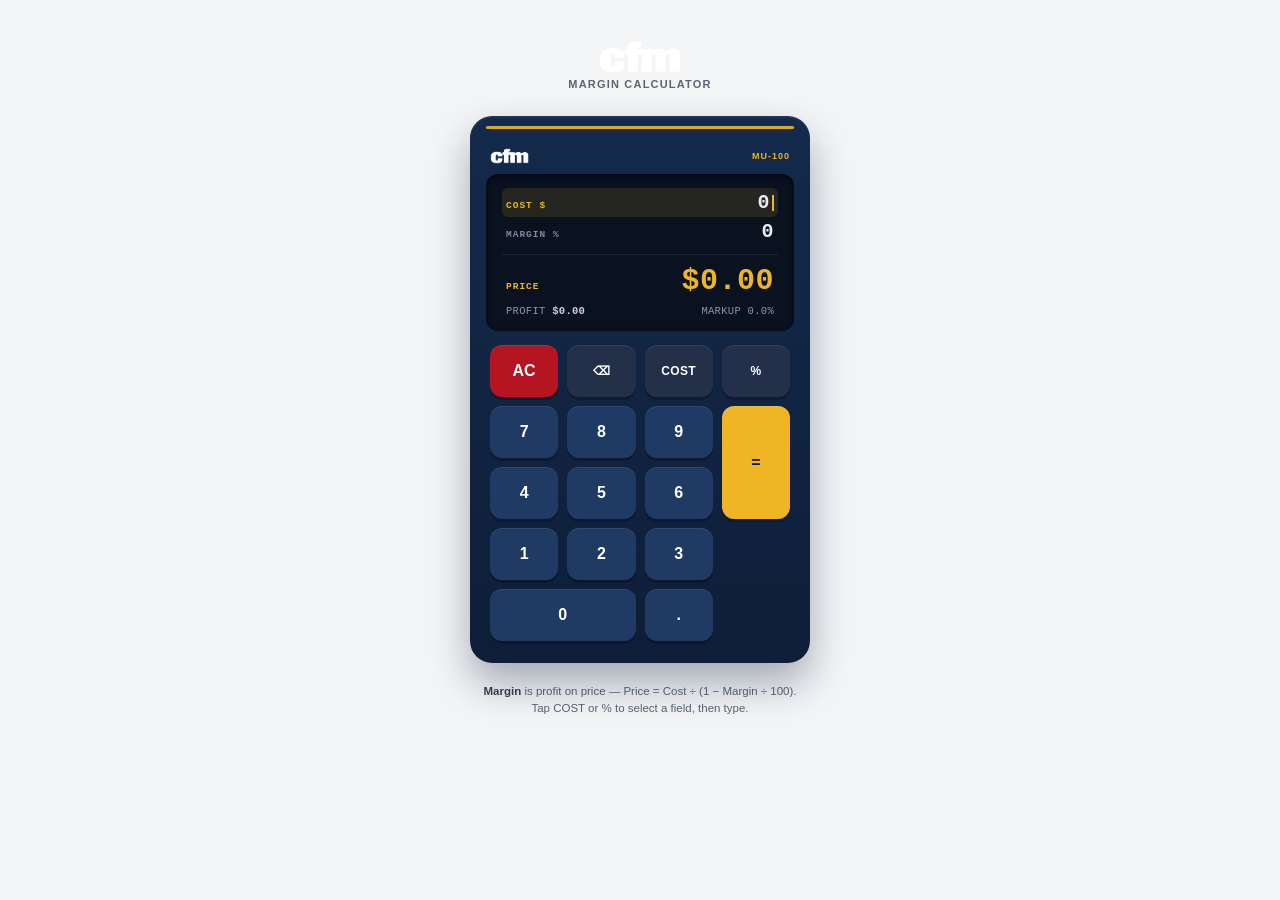
<file: projects/cfm-markup-calculator/index.html>
<!DOCTYPE html>
<html lang="en">
<head>
<meta charset="UTF-8">
<meta name="viewport" content="width=device-width, initial-scale=1.0">
<title>cfm — Margin Calculator</title>
<meta name="theme-color" content="#003459">
<link rel="manifest" href="manifest.json">
<link rel="icon" type="image/png" sizes="512x512" href="icons/icon-512.png">
<link rel="icon" type="image/png" sizes="192x192" href="icons/icon-192.png">
<link rel="icon" type="image/png" sizes="32x32" href="icons/icon-32.png">
<link rel="icon" type="image/png" sizes="16x16" href="icons/icon-16.png">
<link rel="apple-touch-icon" href="icons/icon-180.png">
<style>
  :root{
    --navy:#142A4C;
    --navy-dark:#0E1E38;
    --navy-darker:#0B1729;
    --gold:#EFB524;
    --gold-dark:#C9930F;
    --red:#B51520;
    --red-dark:#8F1019;
    --key-face:#1F3A63;
    --screen-bg:#0A1220;
    --ink:#070707;
    --text-soft:#5b6472;
    --page-bg:#F4F5F7;
  }
  *{ box-sizing:border-box; }
  body{
    margin:0;
    min-height:100vh;
    background:var(--page-bg);
    font-family:-apple-system,BlinkMacSystemFont,"Segoe UI",Helvetica,Arial,sans-serif;
    color:var(--ink);
    display:flex;
    flex-direction:column;
    align-items:center;
    padding:40px 16px 60px;
  }

  .page-head{ text-align:center; margin-bottom:26px; }
  .brand-word{ font-weight:900; font-size:26px; letter-spacing:-0.5px; margin:0; }
  .page-head .brand-logo{ height:34px; width:auto; display:block; margin:0 auto; }
  .page-head .sub{
    font-size:11px; font-weight:700; letter-spacing:1.2px;
    color:var(--text-soft); margin-top:4px; text-transform:uppercase;
  }
  .page-head .sub .gold{ color:var(--gold-dark); }

  .calc{
    width:100%; max-width:340px;
    background:linear-gradient(180deg, var(--navy) 0%, var(--navy-dark) 100%);
    border-radius:22px;
    padding:18px 16px 22px;
    box-shadow:0 20px 40px rgba(14,30,56,0.35), 0 2px 0 rgba(255,255,255,0.05) inset;
    position:relative;
  }
  .calc::before{
    content:""; position:absolute; top:10px; left:16px; right:16px;
    height:3px; background:var(--gold); border-radius:2px; opacity:0.9;
  }
  .calc-brand{
    display:flex; justify-content:space-between; align-items:center;
    padding:14px 4px 10px;
  }
  .calc-brand .logo{ font-weight:900; font-size:15px; color:#fff; letter-spacing:-0.3px; }
  .calc-brand .logo img{ height:16px; width:auto; display:block; }
  .calc-brand .model{ font-size:9px; font-weight:700; color:var(--gold); letter-spacing:1px; }

  .screen{
    background:var(--screen-bg);
    border-radius:12px;
    padding:14px 16px 12px;
    box-shadow:inset 0 2px 6px rgba(0,0,0,0.6);
    font-family:'SFMono-Regular',Consolas,'Courier New',monospace;
  }
  .screen-row{
    display:flex; justify-content:space-between; align-items:baseline;
    padding:3px 4px; border-radius:6px; transition:background 0.15s ease; cursor:pointer;
  }
  .screen-row.active{ background:rgba(239,181,36,0.12); }
  .screen-row .lbl{ font-size:9.5px; font-weight:700; letter-spacing:1px; color:#7C8AA5; }
  .screen-row.active .lbl{ color:var(--gold); }
  .screen-row .val{ font-size:20px; font-weight:600; color:#E7ECF5; letter-spacing:0.5px; }
  .screen-row .val .cursor{
    display:inline-block; width:2px; height:16px; background:var(--gold);
    margin-left:2px; vertical-align:-3px; animation:blink 1s step-end infinite;
  }
  @keyframes blink{ 50%{ opacity:0; } }

  .screen-divider{ height:1px; background:rgba(255,255,255,0.08); margin:8px 0 6px; }

  .screen-result .lbl{ color:var(--gold); }
  .screen-result .val{ font-size:30px; font-weight:700; color:var(--gold); }

  .screen-sub{
    display:flex; justify-content:space-between; padding:4px 4px 2px;
    font-size:10.5px; color:#8B96AC; letter-spacing:0.3px;
  }
  .screen-sub b{ color:#C7D0E0; font-weight:600; }

  .keypad{
    display:grid; grid-template-columns:repeat(4, 1fr);
    grid-auto-rows:52px; gap:9px; margin-top:14px; padding:0 4px;
  }
  .key{
    border:none; border-radius:12px; font-size:16px; font-weight:700;
    cursor:pointer; color:#fff; background:var(--key-face);
    box-shadow:0 3px 0 rgba(0,0,0,0.25), 0 1px 0 rgba(255,255,255,0.08) inset;
    transition:transform 0.05s ease, box-shadow 0.05s ease;
    -webkit-tap-highlight-color:transparent;
  }
  .key:active{ transform:translateY(2px); box-shadow:0 1px 0 rgba(0,0,0,0.25); }
  .key.fn{ background:#24304a; font-size:12px; letter-spacing:0.3px; }
  .key.clear{ background:var(--red); }
  .key.clear:active{ background:var(--red-dark); }
  .key.equals{ background:var(--gold); color:var(--navy-darker); grid-row: span 2; }
  .key.equals:active{ background:var(--gold-dark); }
  .key.zero{ grid-column: span 2; }

  .footnote{
    max-width:340px; margin-top:20px; font-size:11.5px; color:var(--text-soft);
    text-align:center; line-height:1.5; padding:0 6px;
  }
  .footnote b{ color:#3a4250; }
</style>
</head>
<body>

  <div class="page-head">
    <img class="brand-logo" src="icons/cfm-mark.png" alt="cfm">
    <div class="sub">Margin Calculator</div>
  </div>

  <div class="calc">
    <div class="calc-brand">
      <div class="logo"><img src="icons/cfm-mark.png" alt="cfm"></div>
      <div class="model">MU‑100</div>
    </div>

    <div class="screen">
      <div class="screen-row active" id="row-cost" onclick="setActive('cost')">
        <span class="lbl">COST $</span>
        <span class="val" id="disp-cost">0<span class="cursor"></span></span>
      </div>
      <div class="screen-row" id="row-pct" onclick="setActive('pct')">
        <span class="lbl" id="lbl-pct">MARGIN %</span>
        <span class="val" id="disp-pct">0</span>
      </div>

      <div class="screen-divider"></div>

      <div class="screen-row screen-result">
        <span class="lbl">PRICE</span>
        <span class="val" id="disp-price">$0.00</span>
      </div>
      <div class="screen-sub">
        <span>PROFIT <b id="disp-profit">$0.00</b></span>
        <span id="disp-equiv">MARKUP 0.0%</span>
      </div>
    </div>

    <div class="keypad">
      <button class="key clear" onclick="pressAC()">AC</button>
      <button class="key fn" onclick="pressBackspace()">⌫</button>
      <button class="key fn" onclick="setActive('cost')">COST</button>
      <button class="key fn" onclick="setActive('pct')">%</button>

      <button class="key" onclick="pressDigit('7')">7</button>
      <button class="key" onclick="pressDigit('8')">8</button>
      <button class="key" onclick="pressDigit('9')">9</button>
      <button class="key equals" onclick="pressEquals()">=</button>

      <button class="key" onclick="pressDigit('4')">4</button>
      <button class="key" onclick="pressDigit('5')">5</button>
      <button class="key" onclick="pressDigit('6')">6</button>

      <button class="key" onclick="pressDigit('1')">1</button>
      <button class="key" onclick="pressDigit('2')">2</button>
      <button class="key" onclick="pressDigit('3')">3</button>

      <button class="key zero" onclick="pressDigit('0')">0</button>
      <button class="key" onclick="pressDigit('.')">.</button>
    </div>
  </div>

  <div class="footnote">
    <b>Margin</b> is profit on price — Price = Cost ÷ (1 − Margin ÷ 100).
    Tap COST or % to select a field, then type.
  </div>

<script>
let active = 'cost';
let costStr = '0';
let pctStr = '0';

function fmtMoney(n){
  if(!isFinite(n)) n = 0;
  return '$' + n.toLocaleString('en-US', {minimumFractionDigits:2, maximumFractionDigits:2});
}
function fmtPct(n){
  if(!isFinite(n)) n = 0;
  return n.toFixed(1) + '%';
}

function setActive(field){
  active = field;
  document.getElementById('row-cost').classList.toggle('active', active==='cost');
  document.getElementById('row-pct').classList.toggle('active', active==='pct');
  render();
}

function currentBuffer(){ return active==='cost' ? costStr : pctStr; }
function setCurrentBuffer(v){ if(active==='cost'){ costStr = v; } else { pctStr = v; } }

function pressDigit(d){
  let buf = currentBuffer();
  if(d === '.'){
    if(!buf.includes('.')) buf += '.';
  } else {
    if(buf === '0'){ buf = d; }
    else if(buf.length < 10){ buf += d; }
  }
  setCurrentBuffer(buf);
  render();
}

function pressBackspace(){
  let buf = currentBuffer();
  buf = buf.length > 1 ? buf.slice(0, -1) : '0';
  setCurrentBuffer(buf);
  render();
}

function pressAC(){
  costStr = '0';
  pctStr = '0';
  active = 'cost';
  document.getElementById('row-cost').classList.add('active');
  document.getElementById('row-pct').classList.remove('active');
  render();
}

function pressEquals(){
  const priceEl = document.getElementById('disp-price');
  priceEl.style.transition = 'none';
  priceEl.style.opacity = '0.25';
  requestAnimationFrame(()=>{
    priceEl.style.transition = 'opacity 0.25s ease';
    priceEl.style.opacity = '1';
  });
  setActive(active === 'cost' ? 'pct' : 'cost');
}

function render(){
  document.getElementById('disp-cost').innerHTML = costStr + (active==='cost' ? '<span class="cursor"></span>' : '');
  document.getElementById('disp-pct').innerHTML = pctStr + (active==='pct' ? '<span class="cursor"></span>' : '');

  const cost = parseFloat(costStr) || 0;
  const marginPct = parseFloat(pctStr) || 0;
  let price, profit, markupPct;

  // Margin mode only
  price = marginPct < 100 ? cost / (1 - marginPct/100) : 0;
  profit = price - cost;
  markupPct = cost !== 0 ? (profit/cost)*100 : 0;

  document.getElementById('disp-price').textContent = fmtMoney(price);
  document.getElementById('disp-profit').textContent = fmtMoney(profit);
  document.getElementById('disp-equiv').textContent = `MARKUP ${fmtPct(markupPct)}`;
}

document.addEventListener('keydown', (e)=>{
  if(e.key >= '0' && e.key <= '9'){ pressDigit(e.key); }
  else if(e.key === '.'){ pressDigit('.'); }
  else if(e.key === 'Backspace'){ pressBackspace(); e.preventDefault(); }
  else if(e.key === 'Enter' || e.key === '='){ pressEquals(); }
  else if(e.key === 'Tab'){ setActive(active==='cost' ? 'pct' : 'cost'); e.preventDefault(); }
  else if(e.key === 'Escape'){ pressAC(); }
});

render();

if ('serviceWorker' in navigator) {
  window.addEventListener('load', () => {
    navigator.serviceWorker.register('sw.js').catch(() => {});
  });
}
</script>

</body>
</html>
</file>
